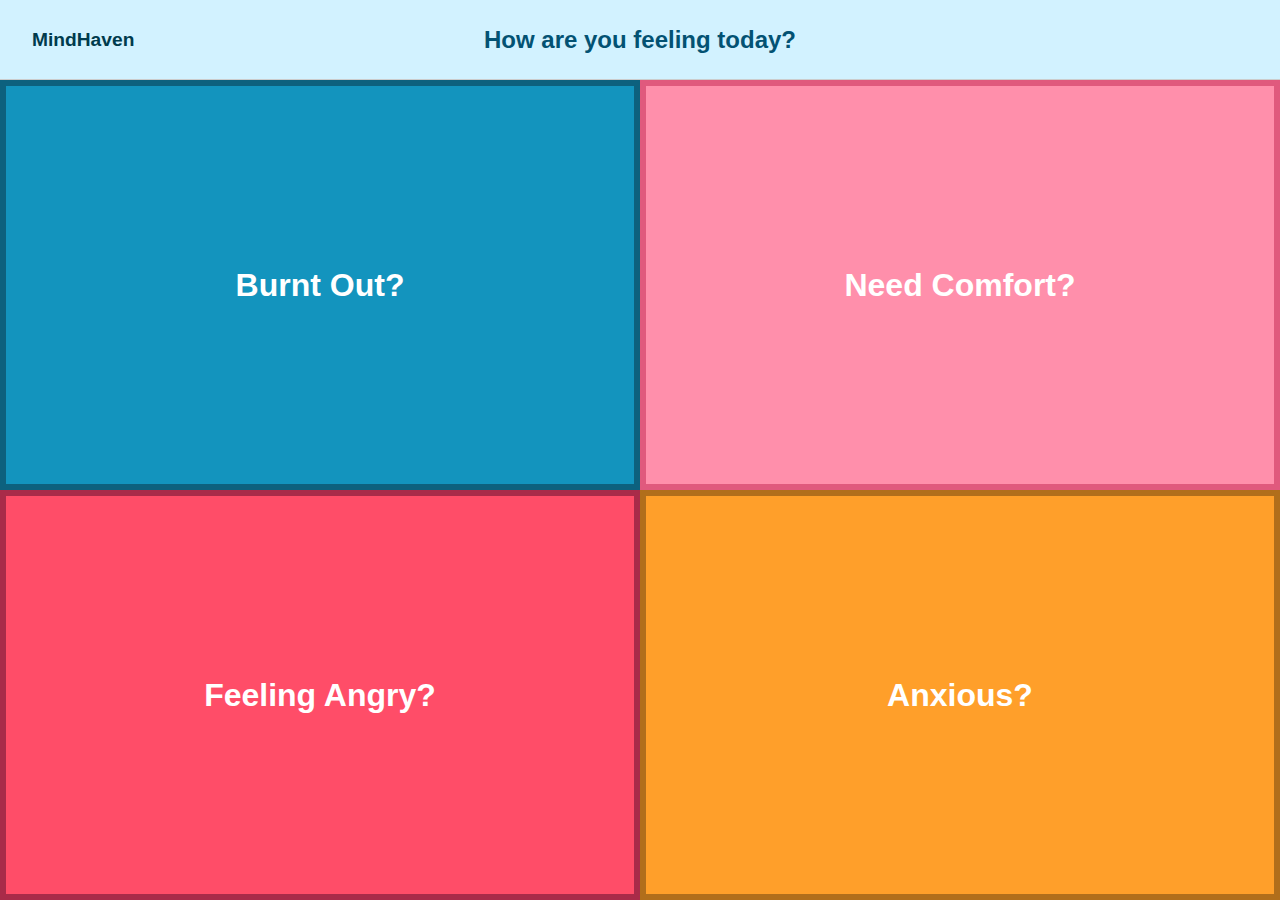
<file: index.html>
<!DOCTYPE html>
<html lang="en">
<head>
  <meta charset="UTF-8" />
  <meta name="viewport" content="width=device-width, initial-scale=1.0" />
  <title>Home Page</title>
  <link rel="stylesheet" href="homePage.css" />
</head>
<body>
  <header class="navbar">
    <div class="logo">MindHaven</div>
    <h1 class="nav-title">How are you feeling today?</h1>
  </header>

  <div class="grid-container">
    <a href="burnout.html" class="grid-button blue">Burnt Out?</a>
    <a href="comfort.html" class="grid-button pink">Need Comfort?</a>
    <a href="anger.html" class="grid-button red">Feeling Angry?</a>
    <a href="anxiety.html" class="grid-button orange">Anxious?</a>
  </div>
</body>
</html>
</file>
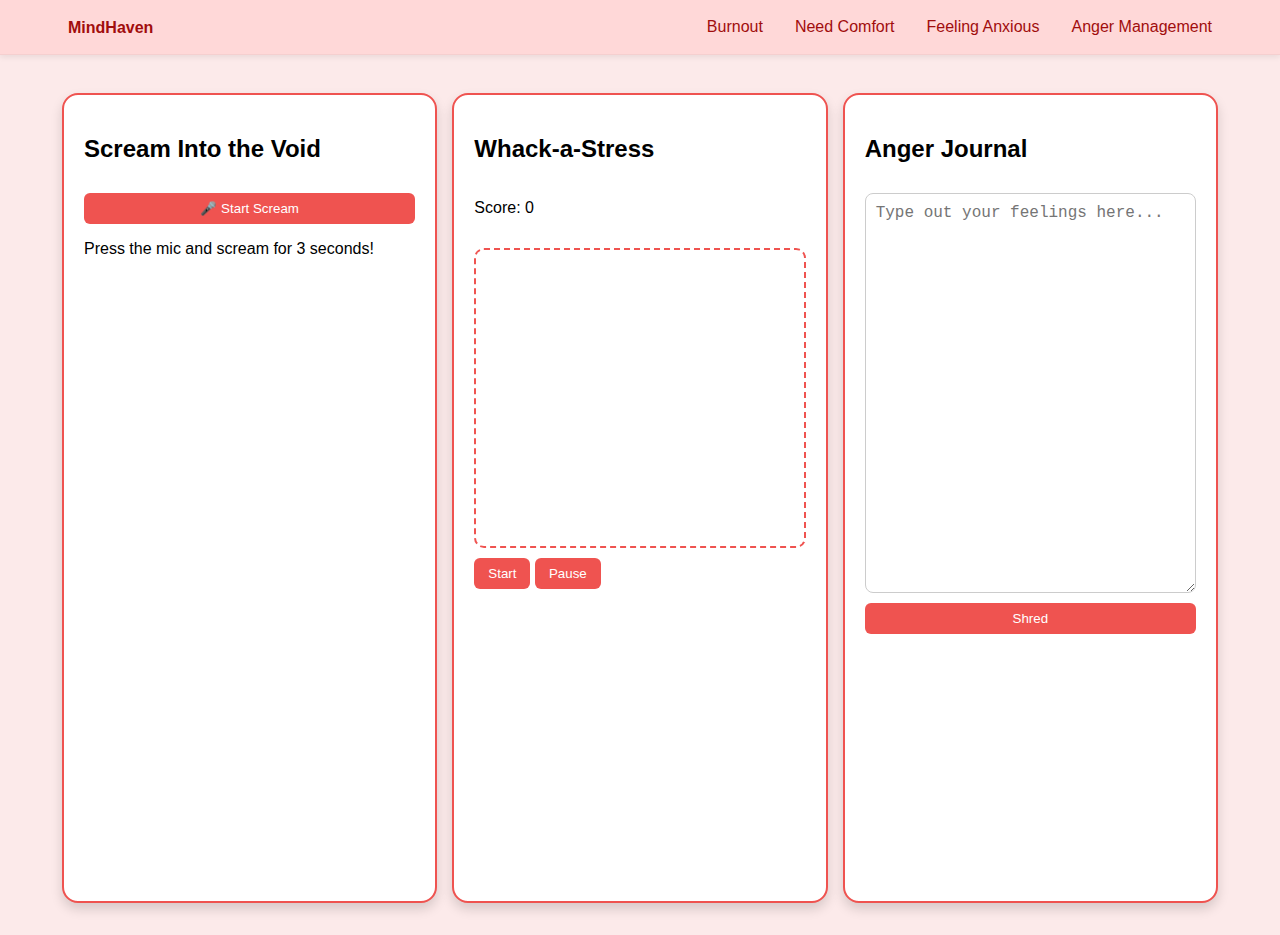
<file: anger.html>
<!DOCTYPE html>
<html lang="en">
<head>
  <meta charset="UTF-8" />
  <meta name="viewport" content="width=device-width, initial-scale=1.0"/>
  <title>Anger Management</title>
  <link rel="stylesheet" href="anger.css" />
</head>
<body>
  <header class="navbar">
    <div class="navbar-inner">
      <div class="logo"><a href="homepage.html" class="nav-link">MindHaven</a></div>
      <nav class="nav-links">
        <a href="burnout.html" class="nav-link">Burnout</a>
        <a href="comfort.html" class="nav-link">Need Comfort</a>
        <a href="anxiety.html" class="nav-link">Feeling Anxious</a>
        <a href="anger.html" class="nav-link">Anger Management</a>
      </nav>
    </div>
  </header>
   


  <main class="site-content">
    <div class="page-content">
      
     
      <div class="card" id="scream-card">
        <h2>Scream Into the Void</h2>
        <button id="record-btn">🎤 Start Scream</button>
        <p id="status-text">Press the mic and scream for 3 seconds!</p>
      </div>

     
      <div class="card" id="whack-card">
        <h2>Whack-a-Stress</h2>
        <p>Score: <span id="whack-score">0</span></p>
        <div id="whack-game"></div>
        <div class="controls">
          <button id="start-whack">Start</button>
          <button id="pause-whack">Pause</button>
        </div>
      </div>


      <div class="card" id="journal-card">
        <h2>Anger Journal</h2>
        <textarea id="anger-input" placeholder="Type out your feelings here..."></textarea>
        <button id="shred-btn">Shred</button>
        <div id="shred-animation" class="hidden">
          <img src="shred.gif" alt="Shredding animation" />
        </div>
      </div>

    </div>
  </main>

  <script src="anger.js"></script>
</body>


</html>
</file>
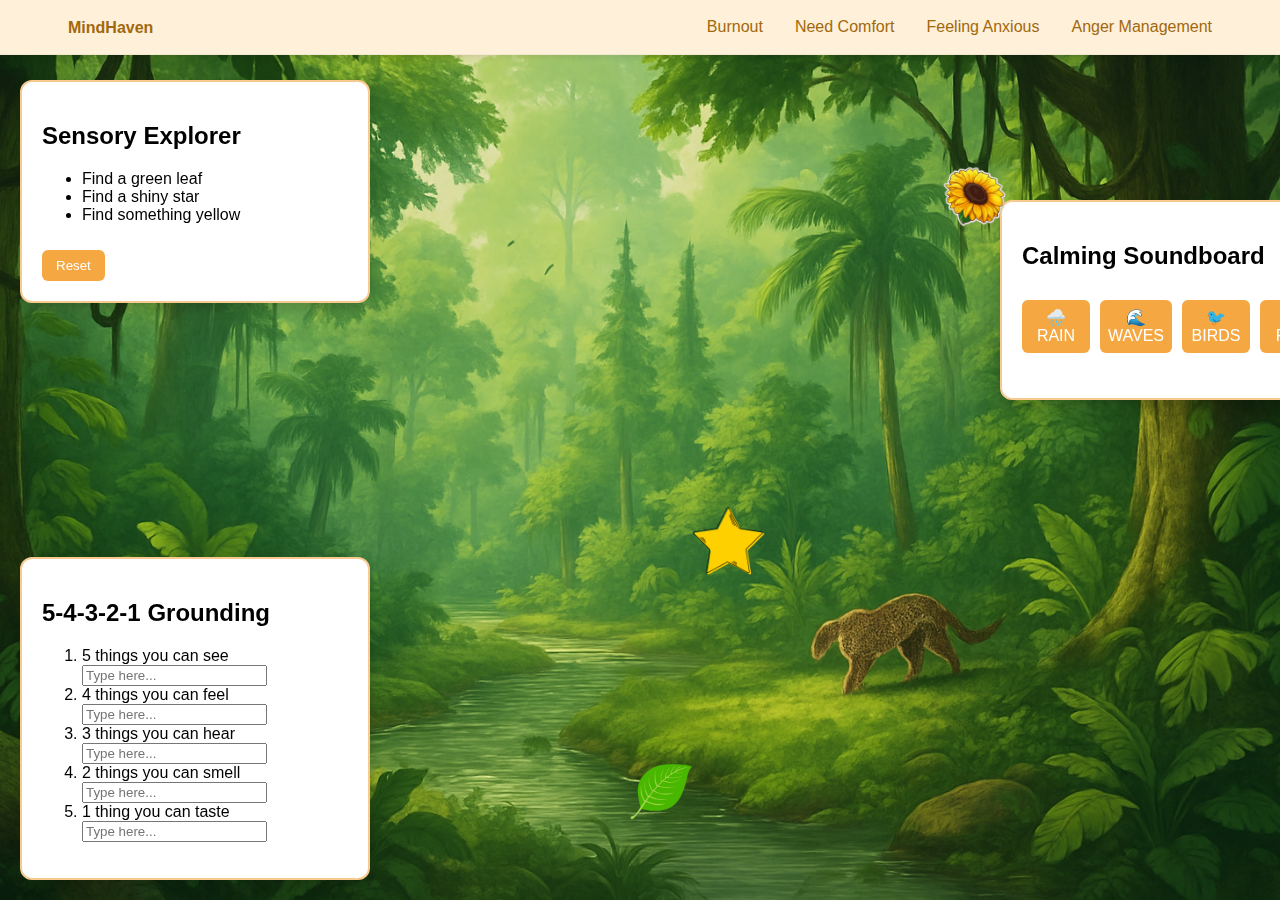
<file: anxiety.html>
<!DOCTYPE html>
<html lang="en">
<head>
  <meta charset="UTF-8" />
  <meta name="viewport" content="width=device-width, initial-scale=1.0"/>
  <title>Anxiety Helper</title>
  <link rel="stylesheet" href="anxiety.css" />
</head>
<body>
  <header class="navbar">
    <div class="navbar-inner">
      <div class="logo"><a href="homepage.html" class="nav-link">MindHaven</a></div>
      <nav class="nav-links">
        <a href="burnout.html" class="nav-link">Burnout</a>
        <a href="comfort.html" class="nav-link">Need Comfort</a>
        <a href="anxiety.html" class="nav-link">Feeling Anxious</a>
        <a href="anger.html" class="nav-link">Anger Management</a>
      </nav>
    </div>
  </header>
   
  
  <main class="site-content"> 
  <div class="card" id="sensory-card">
    <h2>Sensory Explorer</h2>
    <ul id="sensory-list"></ul>
    <button id="reset-sensory">Reset</button>
  </div>

  <div class="card" id="soundboard-card">
    <h2>Calming Soundboard</h2>
    <div class="sound-buttons">
      <button onclick="playSound('rain')">🌧️ RAIN</button>
      <button onclick="playSound('waves')">🌊 WAVES</button>
      <button onclick="playSound('birds')">🐦 BIRDS</button>
      <button onclick="playSound('fire')">🔥 FIRE</button>
    </div>
  </div>


  <div class="card" id="game-card">
    <h2>5-4-3-2-1 Grounding</h2>
    <ol id="game-steps">
      <li>5 things you can see <input type="text" placeholder="Type here..."></li>
      <li>4 things you can feel <input type="text" placeholder="Type here..."></li>
      <li>3 things you can hear <input type="text" placeholder="Type here..."></li>
      <li>2 things you can smell <input type="text" placeholder="Type here..."></li>
      <li>1 thing you can taste <input type="text" placeholder="Type here..."></li>
    </ol>
  </div>

  <div id="item-area"></div>

  <script src="anxiety.js"></script>
</main>
</body>
</html>
</file>
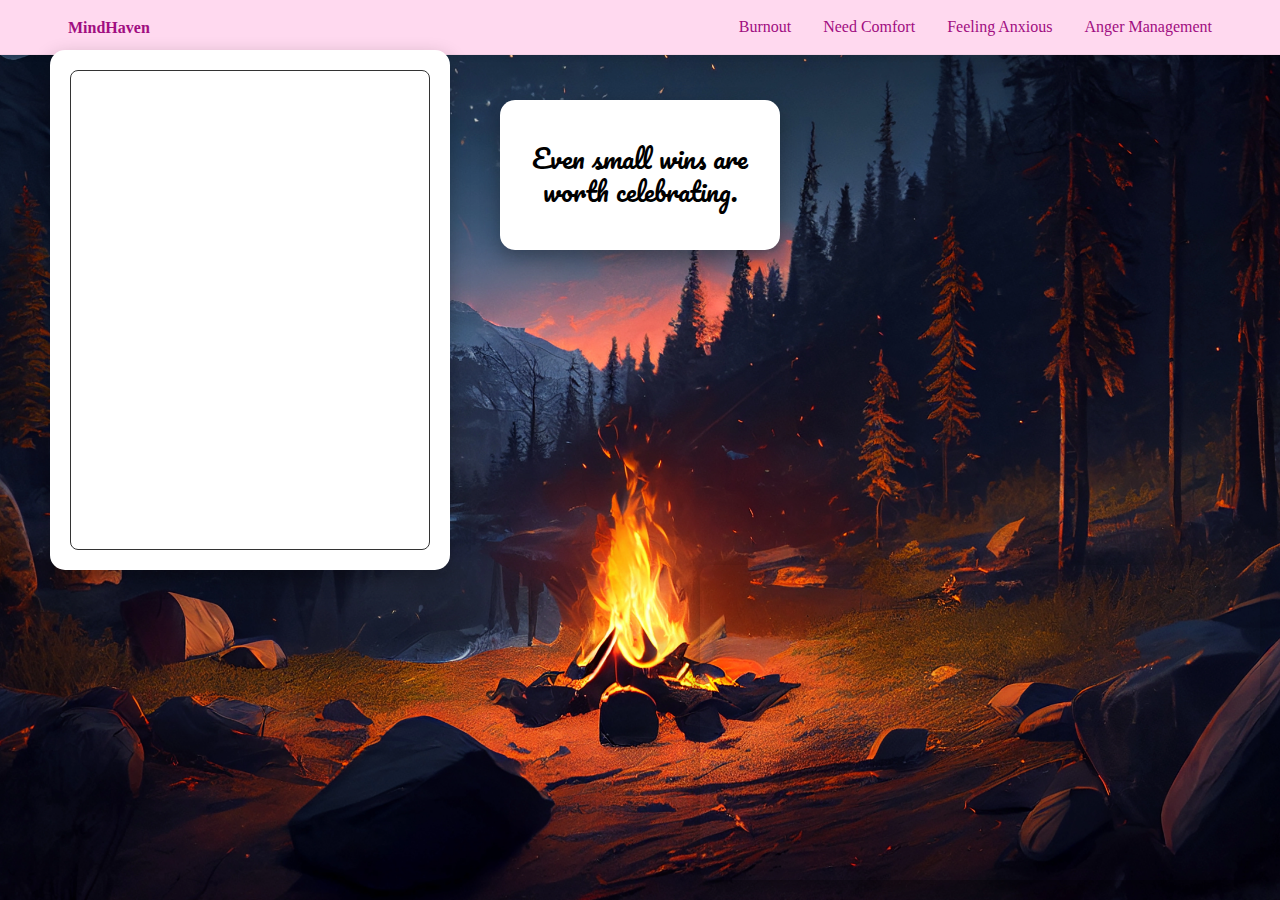
<file: comfort.html>
<!DOCTYPE html>
<html lang="en">
<head>
    <meta charset="UTF-8">
    <meta name="viewport" content="width=device-width, initial-scale=1.0">
    <title>Comfort Page</title>
    <link rel="stylesheet" href="comfort.css">
    <link href="https://fonts.googleapis.com/css2?family=Pacifico&family=Roboto:wght@400;700&family=Indie+Flower&family=Lobster&family=Shadows+Into+Light&family=Playfair+Display:wght@700&family=Press+Start+2P&display=swap" rel="stylesheet">
</head>
<body>

    <header class="navbar">
        <div class="navbar-inner">
        <div class="logo"><a href="index.html" class="nav-link">MindHaven</a></div>
          <nav class="nav-links">
            <a href="burnout.html" class="nav-link">Burnout</a>
            <a href="comfort.html" class="nav-link">Need Comfort</a>
            <a href="anxiety.html" class="nav-link">Feeling Anxious</a>
            <a href="anger.html" class="nav-link">Anger Management</a>
          </nav>
        </div>
    </header>
      
          
      
    <main class="site-content"> 
    <div class="card draggable" style="top: 50px; left: 50px; width: 400px; height: 520px;">
        <iframe
            src="https://excalidraw.com/"
            style="width: 100%; height: 100%; border: 1px solid #333; border-radius: 8px;"
            allowfullscreen>
        </iframe>
    </div>

    
  
    <div class="card draggable" style="top: 100px; left: 500px; width: 280px; height: 150px;">
        <p id="affirmationText">You are capable of amazing things!</p>
    </div>


        
    <div class="animal-cam">
        <iframe width="560" height="315" 
        src="https://www.youtube.com/embed/RhOwyHWGqWg?si=J2hFxXCuD1gnxVrM" 
        title="YouTube video player" 
        frameborder="0" 
        allow="accelerometer; autoplay; clipboard-write; encrypted-media; gyroscope; picture-in-picture; web-share" 
        referrerpolicy="strict-origin-when-cross-origin" 
        allowfullscreen></iframe>
    </div>

    


    <script src="comfort.js"></script>
    </main>
</body>
</html>
</file>
<file: homePage.css>
* {
    margin: 0;
    padding: 0;
    box-sizing: border-box;
  }
  
  html, body {
    height: 100%;
    width: 100%;
    font-family: 'Segoe UI', sans-serif;
    overflow: hidden;
    background-color: #e0f7fa;
  }

.navbar {
  display: flex;
  align-items: center;
  justify-content: flex-start; 
  position: relative;          
  background-color: rgb(210, 242, 255);
  border-bottom: 1px solid #ccc;
  padding: 1rem 2rem;
  height: 80px;
  box-sizing: border-box;
}

.logo {
  font-weight: bold;
  font-size: 1.2rem;
  margin-right: 1rem;
  flex: 0 0 auto;
  color: #003b4d;
}


.nav-title {
  position: absolute;
  left: 50%;
  top: 50%;
  transform: translate(-50%, -50%);
  margin: 0;
  font-size: 1.5rem;
  color: rgb(3, 82, 115);
  white-space: nowrap; 
  text-align: center;
  pointer-events: none; 
}

@media (max-width: 640px) {
  .nav-title {
    position: static;
    transform: none;
    margin: 0 auto;
    pointer-events: auto;
    padding-left: 0.5rem;
    padding-right: 0.5rem;
    white-space: normal;
  }

  .navbar {
    justify-content: space-between;
  }
}

  
  .grid-container {
    display: grid;
    grid-template-columns: 1fr 1fr;
    grid-template-rows: 1fr 1fr;
    height: calc(100vh - 80px); 
    width: 100vw;
  }
  
  .grid-button {
    display: flex;
    align-items: center;
    justify-content: center;
    font-size: 2rem;
    font-weight: bold;
    text-decoration: none;
    color: rgb(255, 255, 255);
    transition: transform 0.2s, background-color 0.2s;
  }
  
  .grid-button:hover {
    transform: scale(1.03);
  }
  
  .red {
    background-color: #ff4d68;
    border: 6px solid rgb(169, 43, 73);
  }

  .pink {
    background-color: #ff8fab;
    border: 6px solid #e0597d;
  }
  
  .orange {
    background-color: #ff9f2a;
    border: 6px solid #b16e1b;
  }
  
  .blue {
    background-color: #1394be;
    border: 6px solid #0d617e;
  }
</file>
<file: anger.css>
body {
  font-family: Arial, sans-serif;
  background-color: #fceaea;
  margin: 0;
  padding: 0;
  height: 100vh;
  display: flex;
  flex-direction: column;
}


.page-content {
  display: flex;              
  flex-direction: row;
  justify-content: space-between;
  width: 100%;
  height: calc(100vh - 60px); 
  padding: 10px;               
  box-sizing: border-box;
  gap: 15px;                   
}

.card {
  flex: 1;
  background: white;
  border: 2px solid #ef5350;
  border-radius: 16px;         
  padding: 20px;
  box-shadow: 0 6px 12px rgba(0,0,0,0.15);
  overflow-y: auto;
  display: flex;
  flex-direction: column;
  justify-content: flex-start;
}


.page-content > .card {
  margin-bottom: 10px;   
}

button {
  background-color: #ef5350;
  color: white;
  border: none;
  padding: 8px 14px;
  border-radius: 6px;
  cursor: pointer;
  margin-top: 10px;
}

button:hover {
  background-color: #c62828;
}


#whack-game {
  position: relative;
  width: 100%;
  height: 300px;
  border: 2px dashed #ef5350;
  margin-top: 15px;
  border-radius: 10px;
}

.stress-emoji {
  position: absolute;
  font-size: 2rem;
  cursor: pointer;
}


#anger-input {
  width: 100%;
  height: 400px;
  margin-top: 10px;
  padding: 10px;
  font-size: 1rem;
  border-radius: 8px;
  border: 1px solid #ccc;
}

#shred-animation {
  text-align: center;
  margin-top: 20px;
}
#shred-animation.hidden {
  display: none;
}


* { box-sizing: border-box; }


html, body {
  height: 100%;
  margin: 0;
  padding: 0;
}

body {
  display: block; 
  min-height: 100vh;
  background-color: #fceaea; 
}


.navbar {
  width: 100%;
  background-color: #ffd8d8; 
  box-shadow: 0 2px 6px rgba(0,0,0,0.08);
  border-bottom: 1px solid rgba(0,0,0,0.04);
}

.navbar-inner {
  max-width: 1200px;      
  margin: 0 auto;
  display: flex;
  align-items: center;
  justify-content: space-between;
  padding: 12px 20px;    
  gap: 12px;
}

.logo {
  color: #a10d0d;
  font-weight: 700;
  font-size: 1.15rem;
}


.nav-links {
  display: flex;
  gap: 16px;
  align-items: center;
}

.nav-link {
  color: #a10d0d;
  text-decoration: none;
  font-size: 1rem;
  padding: 6px 8px;
  border-radius: 6px;
}

.nav-link:hover {
  background: rgba(13,71,161,0.06);
}

.nav-link.active {
  background: rgba(13,71,161,0.12);
  font-weight: 600;
}


.site-content {
  max-width: 1200px;
  margin: 16px auto; 
  padding: 12px;
  box-sizing: border-box;
}


@media (max-width: 760px) {
  .navbar-inner { padding: 10px; }
  .nav-links { gap: 10px; }
  .site-content { margin: 8px; padding: 8px; }
}
</file>
<file: anxiety.css>
.card {
  background: white;
  border: 2px solid #f9ca90;
  border-radius: 12px;
  padding: 20px;
  width: 350px;
  min-height: 200px;
  box-shadow: 0 6px 12px rgba(0,0,0,0.15);
  position: fixed;
  z-index: 10;
}

#sensory-card {
  top: 80px;
  left: 20px;
}

#game-card {
  bottom: 20px;
  left: 20px;
}

button {
  background-color: #f5a742;
  color: white;
  border: none;
  padding: 8px 14px;
  border-radius: 6px;
  cursor: pointer;
  margin-top: 10px;
}

button:hover {
  background-color: #e19839;
}

button.completed {
  background-color: #66bb6a;
}


#item-area img {
  position: absolute;
  width: 80px; 
  height: 80px;
  cursor: pointer;
  user-select: none;
  z-index: 20;
}
#item-area img.found {
  opacity: 0.4;
  pointer-events: none;
}

* { box-sizing: border-box; }


html, body {
  height: 100%;
  margin: 0;
  padding: 0;
}

body {
  font-family: Arial, sans-serif;
  background: url('jungle.webp') center center;
  background-size: cover;
  background-color: #fcf8ee;
  overflow: hidden;
  min-height: 100vh;
  display: block;
}



.navbar {
  width: 100%;
  background-color: #fff0d9;
  box-shadow: 0 2px 6px rgba(0,0,0,0.08);
  border-bottom: 1px solid rgba(0,0,0,0.04);
}

.navbar-inner {
  max-width: 1200px;      
  margin: 0 auto;
  display: flex;
  align-items: center;
  justify-content: space-between;
  padding: 12px 20px;    
  gap: 12px;
}

.logo {
  color: #a1680d;
  font-weight: 700;
  font-size: 1.15rem;
}


.nav-links {
  display: flex;
  gap: 16px;
  align-items: center;
}

.nav-link {
  color: #a1680d;
  text-decoration: none;
  font-size: 1rem;
  padding: 6px 8px;
  border-radius: 6px;
}

.nav-link:hover {
  background: rgba(13,71,161,0.06);
}

.nav-link.active {
  background: rgba(13,71,161,0.12);
  font-weight: 600;
}

.site-content {
  max-width: 1200px;
  margin: 16px auto; 
  padding: 12px;
  box-sizing: border-box;
}

@media (max-width: 760px) {
  .navbar-inner { padding: 10px; }
  .nav-links { gap: 10px; }
  .site-content { margin: 8px; padding: 8px; }
}


#soundboard-card {
  max-width: 350px;
  top: 200px;
  left: 1000px;
}

.sound-buttons {
  display: flex;
  flex-wrap: wrap;
  gap: 10px;
  margin-top: 10px;
}

.sound-buttons button {
  flex: 1;
  padding: 8px;
  font-size: 1rem;
}
</file>
<file: comfort.css>
body {
    margin: 0;
    height: 100vh;
    background: url('campfire.webp') no-repeat center center fixed;
    background-size: cover;
}

.card {
    background: #ffffff;
    padding: 20px;
    border-radius: 15px;
    box-shadow: 0px 8px 20px rgba(0, 0, 0, 0.3);
    cursor: grab;
    position: absolute;
    user-select: none;
    text-align: center;
}

.card iframe {
    border-radius: 12px;
    display: block;
}

#affirmationText {
    font-size: 1.6rem;  
    line-height: 1.3;
    display: flex;
    justify-content: center;
    align-items: center;
    height: 100%;   
    margin: 0;
    padding: 10px;
}

.animal-cam {
    position: fixed;
    bottom: 20px;
    right: 20px;
    width: 560px;
    height: 315px;
    border-radius: 12px;
    overflow: hidden;
    box-shadow: 0px 8px 20px rgba(0, 0, 0, 0.3);
}

.animal-cam iframe {
    width: 100%;
    height: 100%;
    border: none;
}


* { box-sizing: border-box; }

html, body {
  height: 100%;
  margin: 0;
  padding: 0;
}


body {
  display: block; 
  min-height: 100vh;
  background: url('campfire.webp') no-repeat center center fixed;
  background-size: cover;
}

.navbar {
  width: 100%;
  background-color: #ffd9ef; 
  box-shadow: 0 2px 6px rgba(0,0,0,0.08);
  border-bottom: 1px solid rgba(0,0,0,0.04);
}

.navbar-inner {
  max-width: 1200px;      
  margin: 0 auto;
  display: flex;
  align-items: center;
  justify-content: space-between;
  padding: 12px 20px;    
  gap: 12px;
}

.logo {
  color: #a10d81;
  font-weight: 700;
  font-size: 1.15rem;
}

.nav-links {
  display: flex;
  gap: 16px;
  align-items: center;
}

.nav-link {
  color: #a10d81;
  text-decoration: none;
  font-size: 1rem;
  padding: 6px 8px;
  border-radius: 6px;
}

.nav-link:hover {
  background: rgba(13,71,161,0.06);
}

.nav-link.active {
  background: rgba(13,71,161,0.12);
  font-weight: 600;
}

.site-content {
  max-width: 1200px;
  margin: 16px auto; 
  padding: 12px;
  box-sizing: border-box;
}

@media (max-width: 760px) {
  .navbar-inner { padding: 10px; }
  .nav-links { gap: 10px; }
  .site-content { margin: 8px; padding: 8px; }
}
</file>
